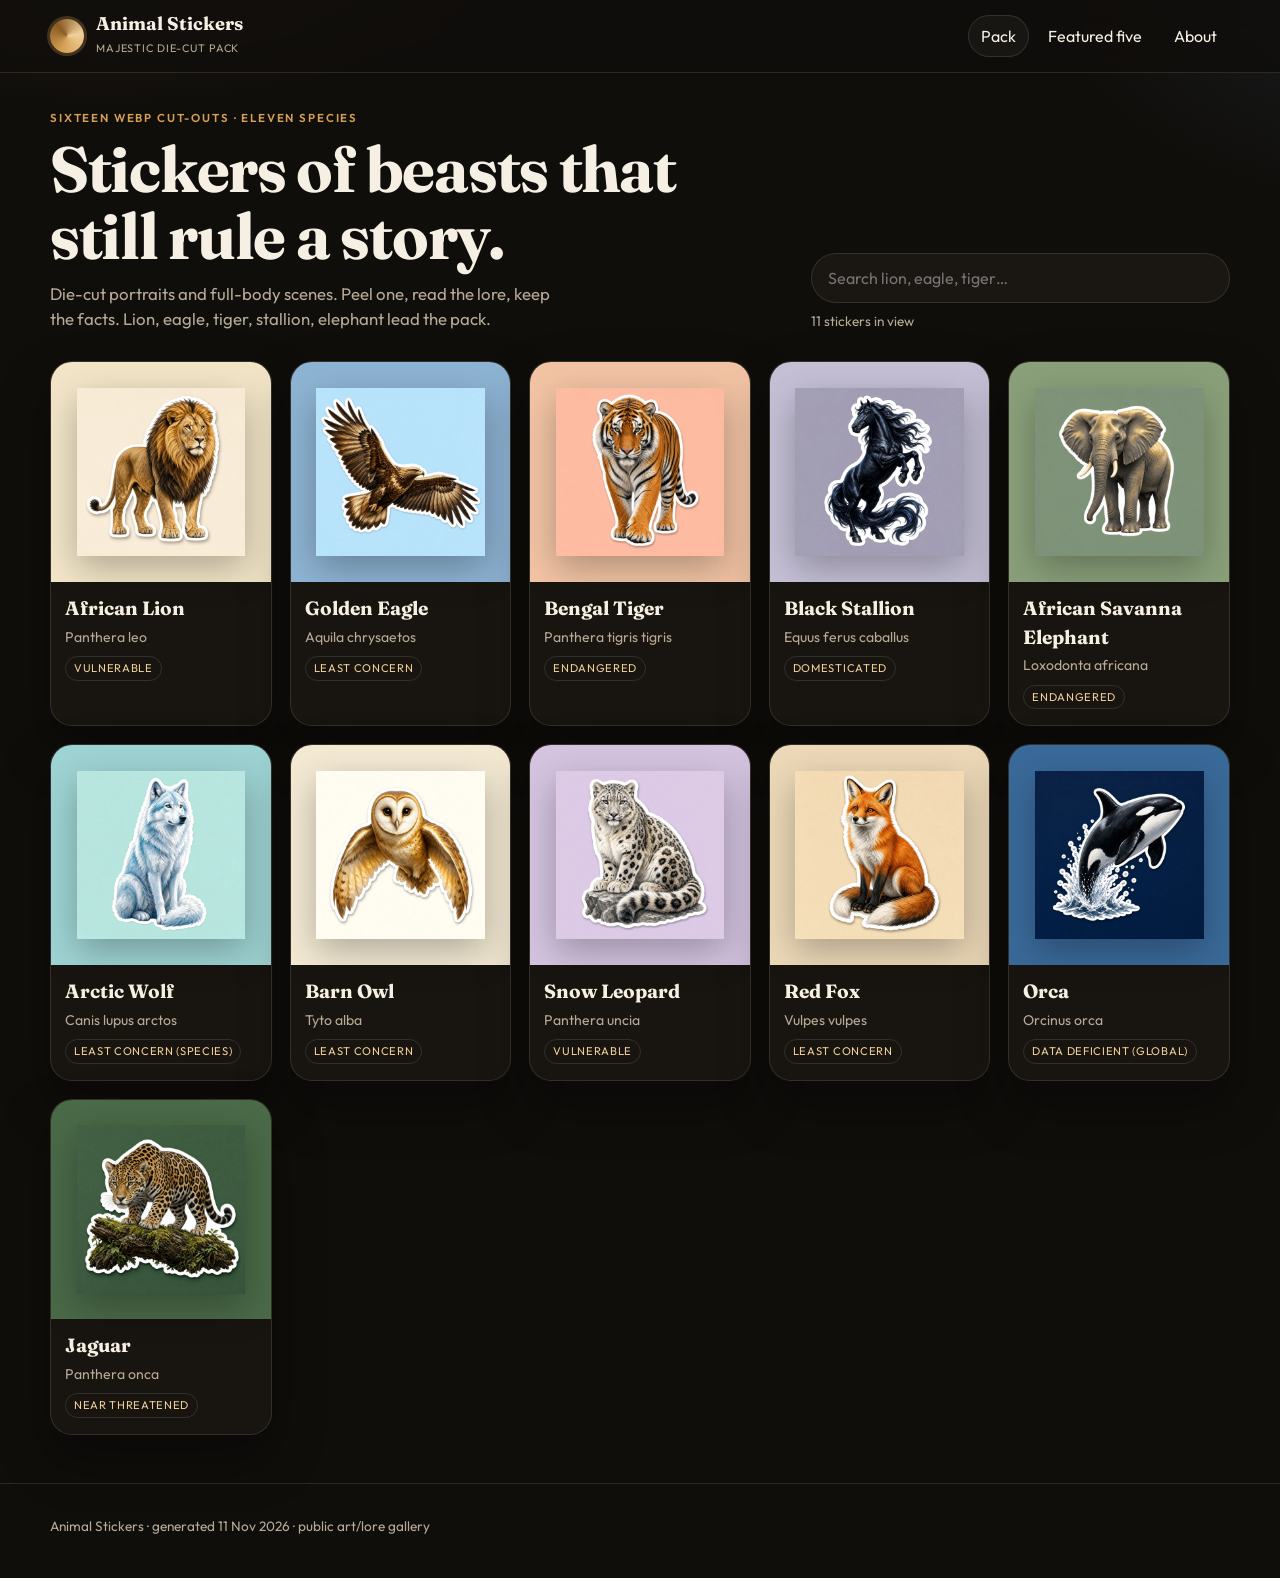
<file: src/index.html>
<!DOCTYPE html>
<html lang="en">
<head>
  <meta charset="utf-8">
  <meta name="viewport" content="width=device-width, initial-scale=1">
  <title>Animal Stickers — majestic die-cut wildlife</title>
  <meta name="description" content="A pack of majestic animal sticker cut-outs with lore, facts, and known history. Lion, eagle, tiger, stallion, elephant, and more.">
  <link rel="icon" href="assets/stickers/lion.webp" type="image/webp">
  <link rel="preconnect" href="https://fonts.googleapis.com">
  <link rel="preconnect" href="https://fonts.gstatic.com" crossorigin>
  <link href="https://fonts.googleapis.com/css2?family=Fraunces:opsz,wght@9..144,500;9..144,700&family=Outfit:wght@400;500;600&display=swap" rel="stylesheet">
  <link rel="stylesheet" href="css/style.css">
</head>
<body>
  <a class="skip" href="#main">Skip to pack</a>
  <header class="top">
    <div class="wrap bar">
      <a class="brand" href="#/" data-nav>
        <span class="mark" aria-hidden="true"></span>
        <span>
          <b>Animal Stickers</b>
          <small>Majestic die-cut pack</small>
        </span>
      </a>
      <nav aria-label="Primary">
        <a href="#/" data-nav>Pack</a>
        <a href="#/featured" data-nav>Featured five</a>
        <a href="#/about" data-nav>About</a>
      </nav>
    </div>
  </header>

  <main id="main" class="wrap">
    <section id="view-home" class="view">
      <div class="hero">
        <div>
          <p class="kicker">Sixteen WebP cut-outs · eleven species</p>
          <h1>Stickers of beasts that still rule a story.</h1>
          <p class="lede">Die-cut portraits and full-body scenes. Peel one, read the lore, keep the facts. Lion, eagle, tiger, stallion, elephant lead the pack.</p>
        </div>
        <div class="hero-tools">
          <label class="search">
            <span class="sr">Search the pack</span>
            <input id="q" type="search" placeholder="Search lion, eagle, tiger…" autocomplete="off">
          </label>
          <p class="count" id="count"></p>
        </div>
      </div>
      <div id="gallery" class="gallery" aria-live="polite"></div>
    </section>

    <section id="view-animal" class="view hidden" hidden></section>

    <section id="view-about" class="view hidden" hidden>
      <article class="about">
        <p class="kicker">About the pack</p>
        <h1>Cut-outs, then history.</h1>
        <p>Each sticker is a painterly die-cut: thick white border, solid sheet colour, one animal. The five featured cards — lion, golden eagle, Bengal tiger, black stallion, African savanna elephant — carry full lore, measured facts, and known history drawn from IUCN Red List assessments and primary papers. The rest of the pack has shorter field notes.</p>
        <p>This is a static HTML, CSS, and JS site. Data lives in <code>data/animals.json</code>. Lore lives in Markdown under <code>lore/</code>. Hosting is GitHub Pages from <code>src/</code> via Actions; Vercel is the next hop. See <code>GITHUB_PRACTICES.md</code> and <code>HOSTING.md</code> in the repo.</p>
        <ul class="links">
          <li><a href="https://github.com/longdenjay00-sketch/animal-stickers">GitHub repository</a></li>
          <li><a href="https://longdenjay00-sketch.github.io/animal-stickers/">GitHub Pages</a></li>
          <li><a href="https://animal-stickers.vercel.app">Vercel (claim / launch)</a></li>
        </ul>
      </article>
    </section>
  </main>

  <footer class="foot">
    <div class="wrap">
      <p>Animal Stickers · generated 11 Nov 2026 · public art/lore gallery</p>
    </div>
  </footer>
  <script src="js/app.js"></script>
</body>
</html>
</file>
<file: src/css/style.css>
:root {
  --bg: #100e0b;
  --bg-2: #1a1611;
  --ink: #f6efe3;
  --muted: #b7aa96;
  --line: rgba(246, 239, 227, 0.12);
  --gold: #d4a054;
  --gold-2: #f0d09a;
  --card: #18140f;
  --shadow: 0 24px 50px rgba(0, 0, 0, 0.35);
  --radius: 22px;
  --font: "Outfit", system-ui, sans-serif;
  --display: "Fraunces", Georgia, serif;
}

* { box-sizing: border-box; }
html { scroll-behavior: smooth; }
html, body { margin: 0; min-height: 100%; }
body {
  font-family: var(--font);
  color: var(--ink);
  background:
    radial-gradient(900px 480px at 8% -10%, rgba(212, 160, 84, 0.16), transparent 55%),
    radial-gradient(700px 420px at 110% 0%, rgba(90, 140, 180, 0.12), transparent 50%),
    var(--bg);
  line-height: 1.5;
}
img { display: block; max-width: 100%; height: auto; }
a { color: var(--gold-2); }
button, input { font: inherit; color: inherit; }
:focus-visible { outline: 2px solid var(--gold); outline-offset: 3px; }
.sr, .skip {
  position: absolute;
  left: -999px;
  top: 0;
}
.skip:focus {
  left: 12px;
  top: 12px;
  z-index: 20;
  background: var(--gold);
  color: #1a1206;
  padding: 8px 12px;
  border-radius: 8px;
}
.hidden { display: none !important; }
.wrap { width: min(1180px, calc(100% - 32px)); margin: 0 auto; }

.top {
  position: sticky;
  top: 0;
  z-index: 8;
  backdrop-filter: blur(14px);
  background: rgba(16, 14, 11, 0.82);
  border-bottom: 1px solid var(--line);
}
.bar {
  display: flex;
  align-items: center;
  justify-content: space-between;
  gap: 16px;
  padding: 14px 0;
}
.brand {
  display: flex;
  gap: 12px;
  align-items: center;
  text-decoration: none;
  color: var(--ink);
}
.brand b {
  font-family: var(--display);
  font-size: 1.15rem;
  display: block;
  line-height: 1.1;
}
.brand small {
  color: var(--muted);
  letter-spacing: 0.08em;
  text-transform: uppercase;
  font-size: 0.68rem;
}
.mark {
  width: 34px;
  height: 34px;
  border-radius: 50%;
  background:
    conic-gradient(from 200deg, var(--gold), #8a5a22, var(--gold-2), var(--gold));
  box-shadow: 0 0 0 3px rgba(212, 160, 84, 0.25);
}
nav { display: flex; gap: 6px; flex-wrap: wrap; }
nav a {
  text-decoration: none;
  color: var(--ink);
  padding: 8px 12px;
  border-radius: 999px;
  border: 1px solid transparent;
}
nav a[aria-current="page"],
nav a:hover {
  border-color: var(--line);
  background: rgba(255, 255, 255, 0.04);
}

.hero {
  display: grid;
  grid-template-columns: 1.4fr 0.8fr;
  gap: 28px;
  align-items: end;
  padding: 36px 0 18px;
}
h1 {
  font-family: var(--display);
  font-weight: 700;
  font-size: clamp(2.1rem, 5vw, 4.2rem);
  line-height: 1.05;
  margin: 8px 0 12px;
  letter-spacing: -0.02em;
}
.kicker {
  color: var(--gold);
  text-transform: uppercase;
  letter-spacing: 0.16em;
  font-size: 0.72rem;
  margin: 0;
  font-weight: 600;
}
.lede { color: var(--muted); max-width: 46ch; margin: 0; font-size: 1.05rem; }
.search input {
  width: 100%;
  background: var(--bg-2);
  border: 1px solid var(--line);
  border-radius: 999px;
  padding: 12px 16px;
}
.count { color: var(--muted); font-size: 0.85rem; margin: 8px 0 0; }

.gallery {
  display: grid;
  grid-template-columns: repeat(auto-fill, minmax(220px, 1fr));
  gap: 18px;
  padding: 12px 0 48px;
}
.card {
  background: var(--card);
  border: 1px solid var(--line);
  border-radius: var(--radius);
  overflow: hidden;
  text-decoration: none;
  color: inherit;
  box-shadow: var(--shadow);
  transition: transform 0.18s ease, border-color 0.18s ease;
}
.card:hover { transform: translateY(-6px); border-color: rgba(212, 160, 84, 0.45); }
.sheet {
  aspect-ratio: 1;
  display: grid;
  place-items: center;
  padding: 14px;
}
.sheet img {
  width: 88%;
  filter: drop-shadow(0 12px 18px rgba(0, 0, 0, 0.28));
}
.meta { padding: 12px 14px 16px; }
.meta h2 {
  font-family: var(--display);
  font-size: 1.2rem;
  margin: 0 0 4px;
}
.meta p { margin: 0; color: var(--muted); font-size: 0.88rem; }
.pill {
  display: inline-block;
  margin-top: 8px;
  font-size: 0.7rem;
  letter-spacing: 0.06em;
  text-transform: uppercase;
  border: 1px solid var(--line);
  border-radius: 999px;
  padding: 3px 8px;
  color: var(--gold-2);
}

.animal {
  padding: 28px 0 56px;
  display: grid;
  grid-template-columns: 0.9fr 1.1fr;
  gap: 32px;
  align-items: start;
}
.stage {
  position: sticky;
  top: 84px;
  background: var(--card);
  border: 1px solid var(--line);
  border-radius: 28px;
  padding: 18px;
  box-shadow: var(--shadow);
}
.stage img { width: 100%; }
.alts {
  display: flex;
  gap: 8px;
  margin-top: 12px;
}
.alts button {
  background: transparent;
  border: 1px solid var(--line);
  border-radius: 12px;
  padding: 4px;
  width: 72px;
  cursor: pointer;
}
.alts button[aria-pressed="true"] { border-color: var(--gold); }
.lore :is(h1, h2, h3) { font-family: var(--display); }
.lore h1 { font-size: clamp(2rem, 4vw, 3.2rem); }
.lore h2 { font-size: 1.35rem; margin-top: 1.4em; color: var(--gold-2); }
.lore p, .lore li { color: #e8dcc8; }
.back {
  display: inline-flex;
  margin-bottom: 12px;
  text-decoration: none;
  color: var(--muted);
}
.status-row {
  display: flex;
  flex-wrap: wrap;
  gap: 8px;
  margin: 8px 0 18px;
}
.about { padding: 36px 0 64px; max-width: 68ch; }
.about p { color: var(--muted); }
.links { padding-left: 18px; }
code {
  font-family: ui-monospace, monospace;
  background: rgba(255, 255, 255, 0.06);
  padding: 0 5px;
  border-radius: 4px;
}
.foot {
  border-top: 1px solid var(--line);
  color: var(--muted);
  font-size: 0.85rem;
  padding: 18px 0 28px;
}
.empty {
  grid-column: 1 / -1;
  color: var(--muted);
  padding: 24px;
  border: 1px dashed var(--line);
  border-radius: 16px;
}

@media (max-width: 840px) {
  .hero, .animal { grid-template-columns: 1fr; }
  .stage { position: static; }
  .bar { flex-direction: column; align-items: flex-start; }
}
</file>
